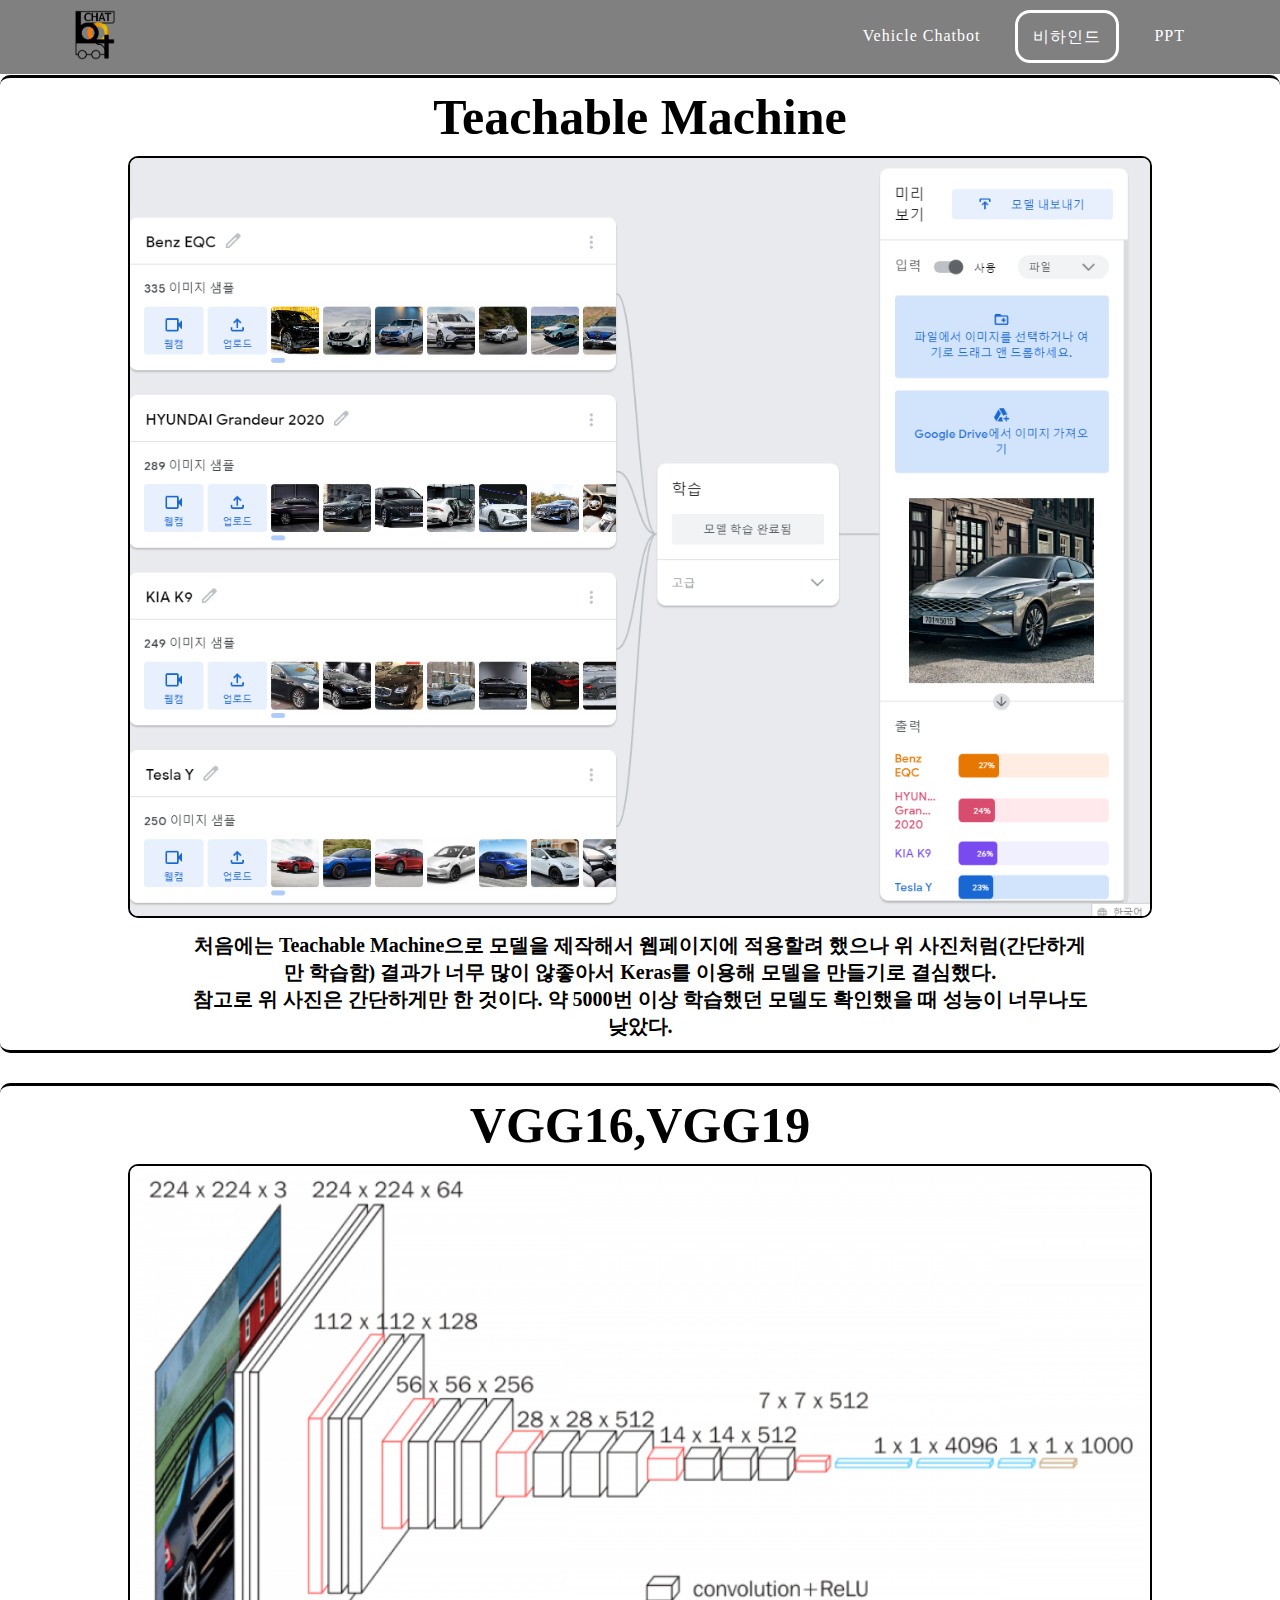
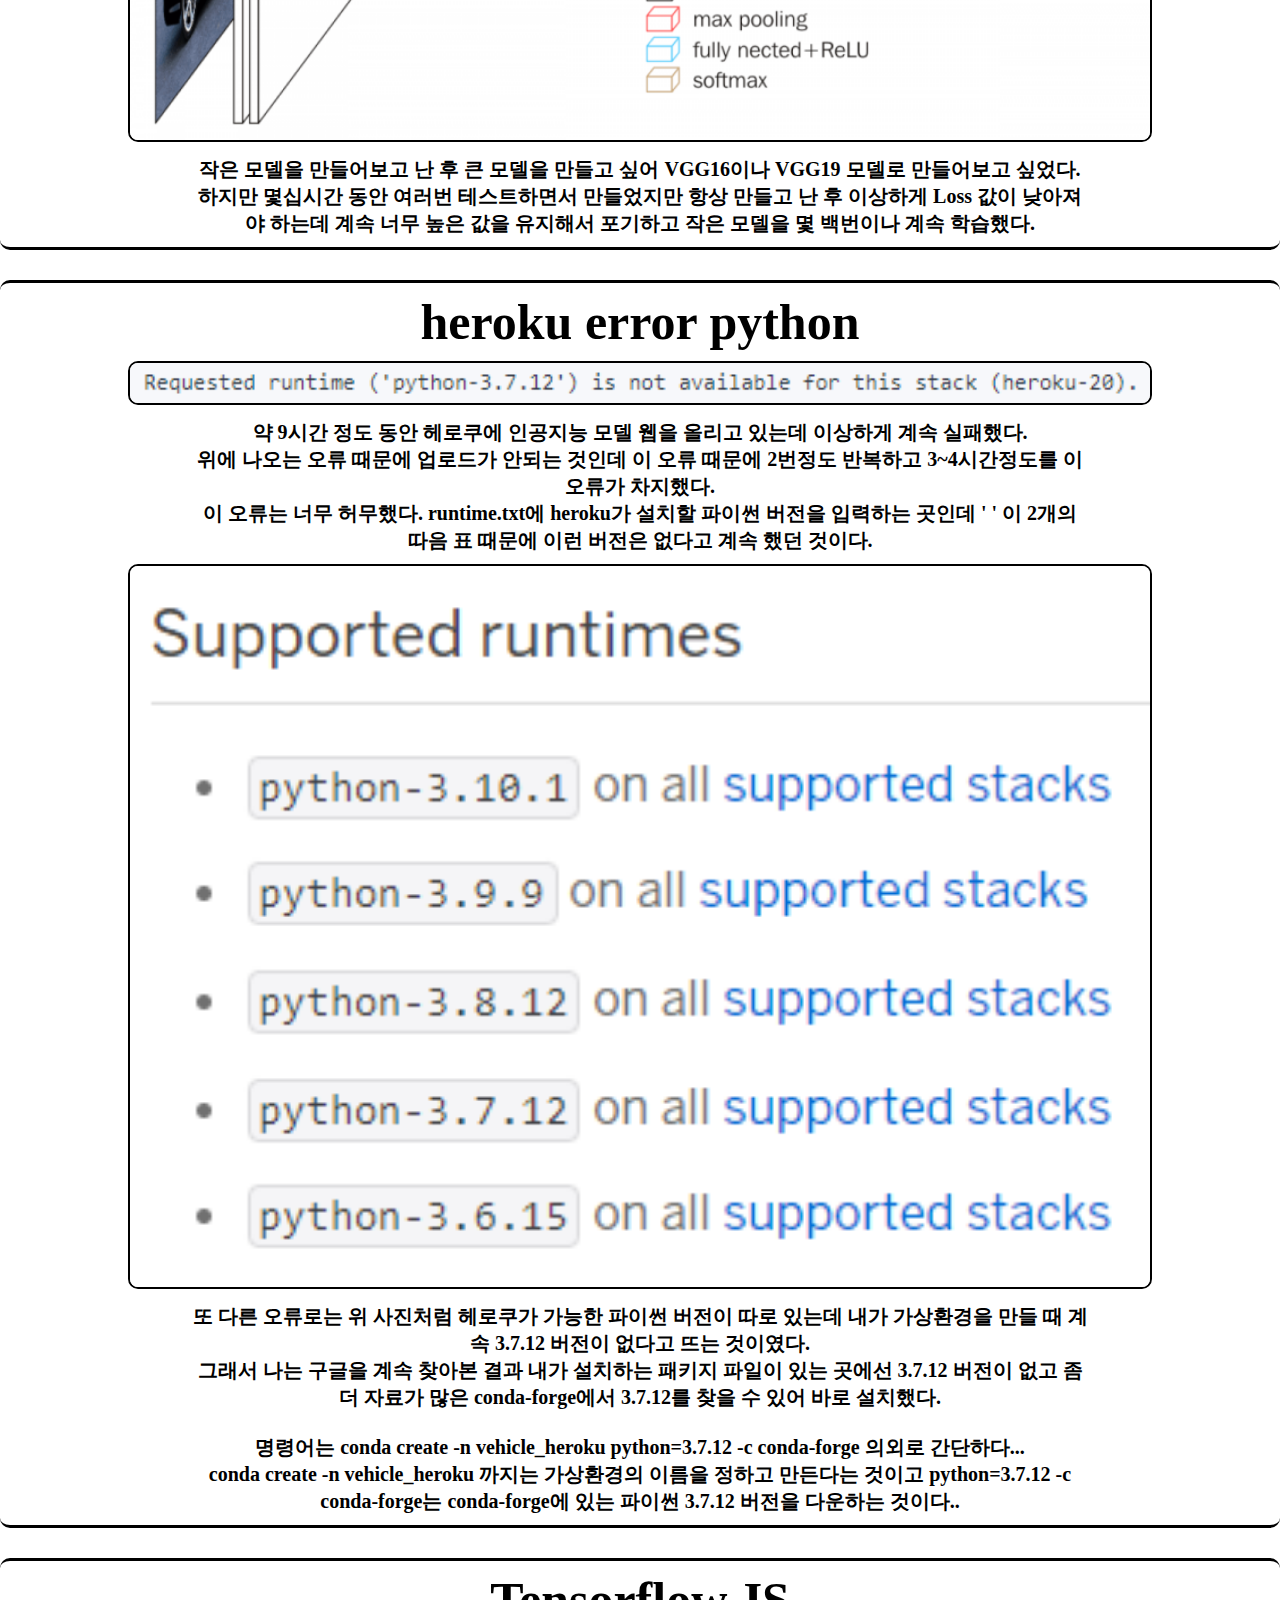
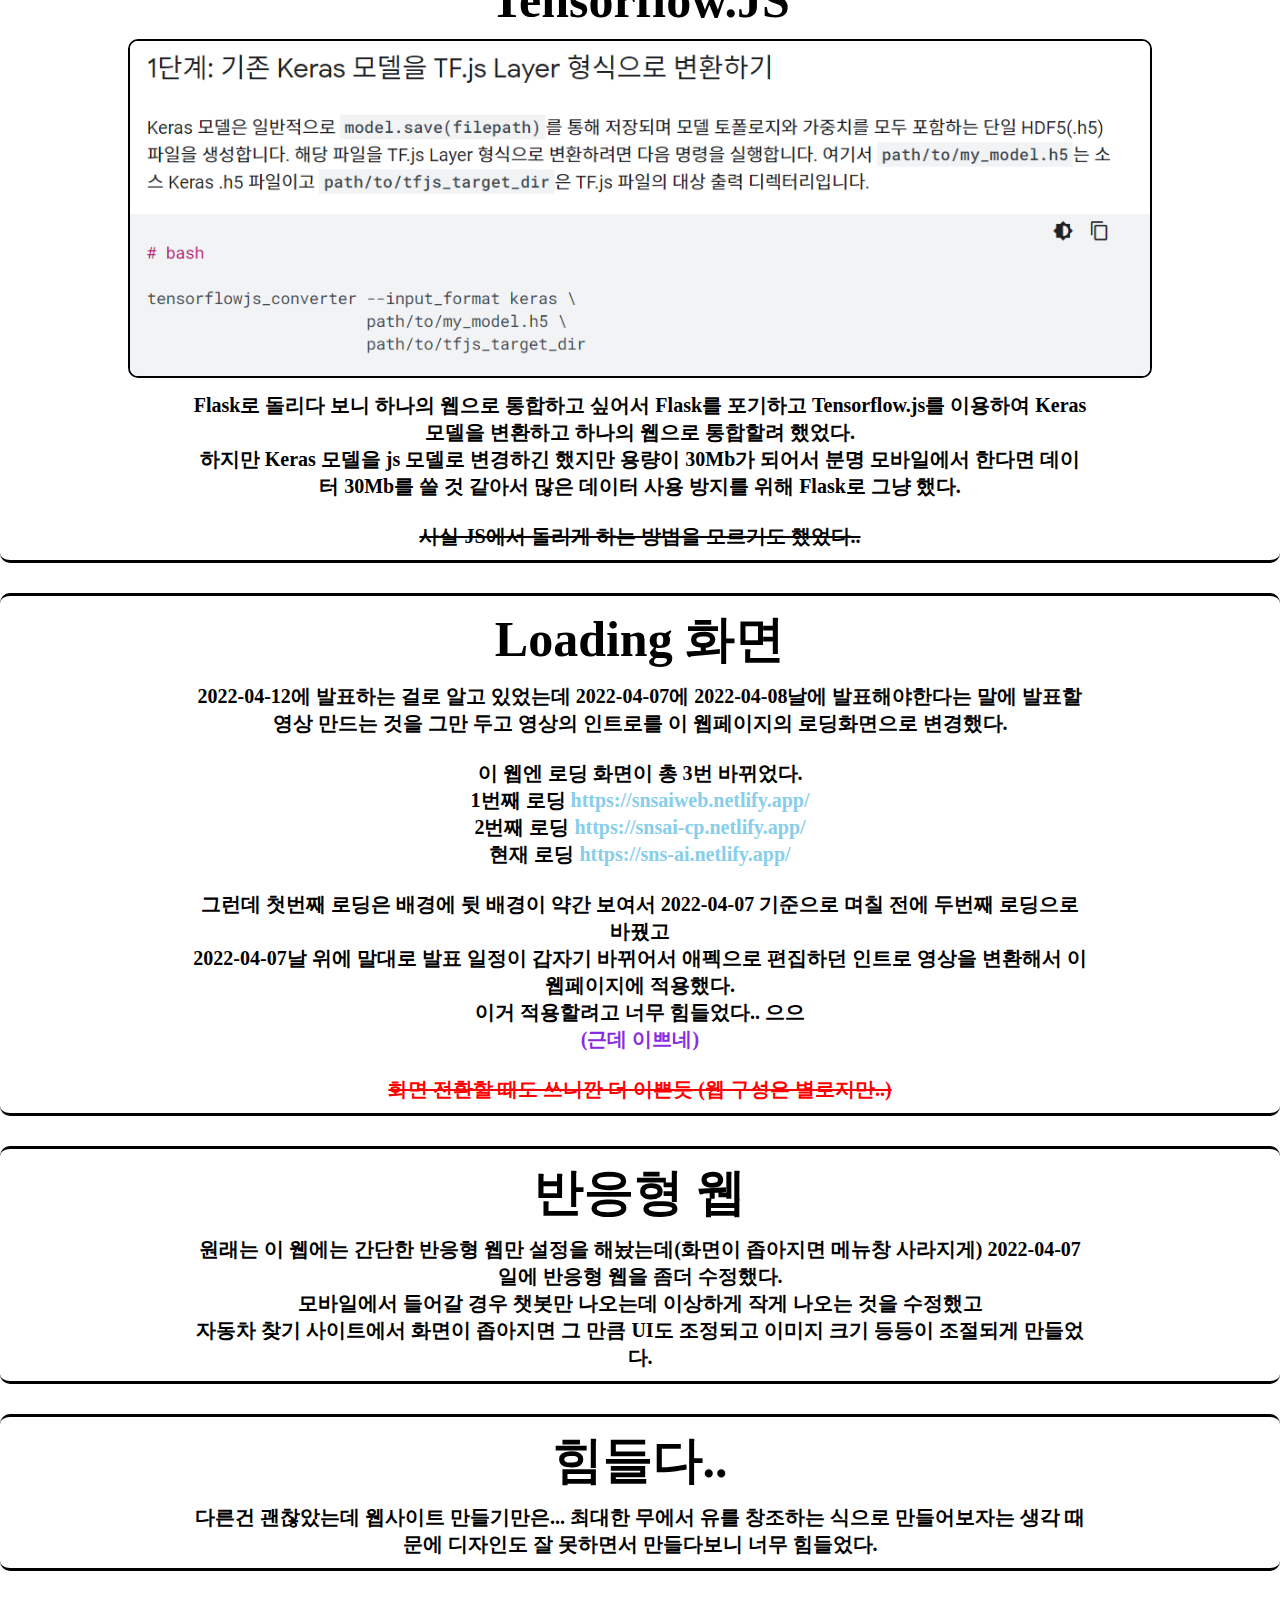
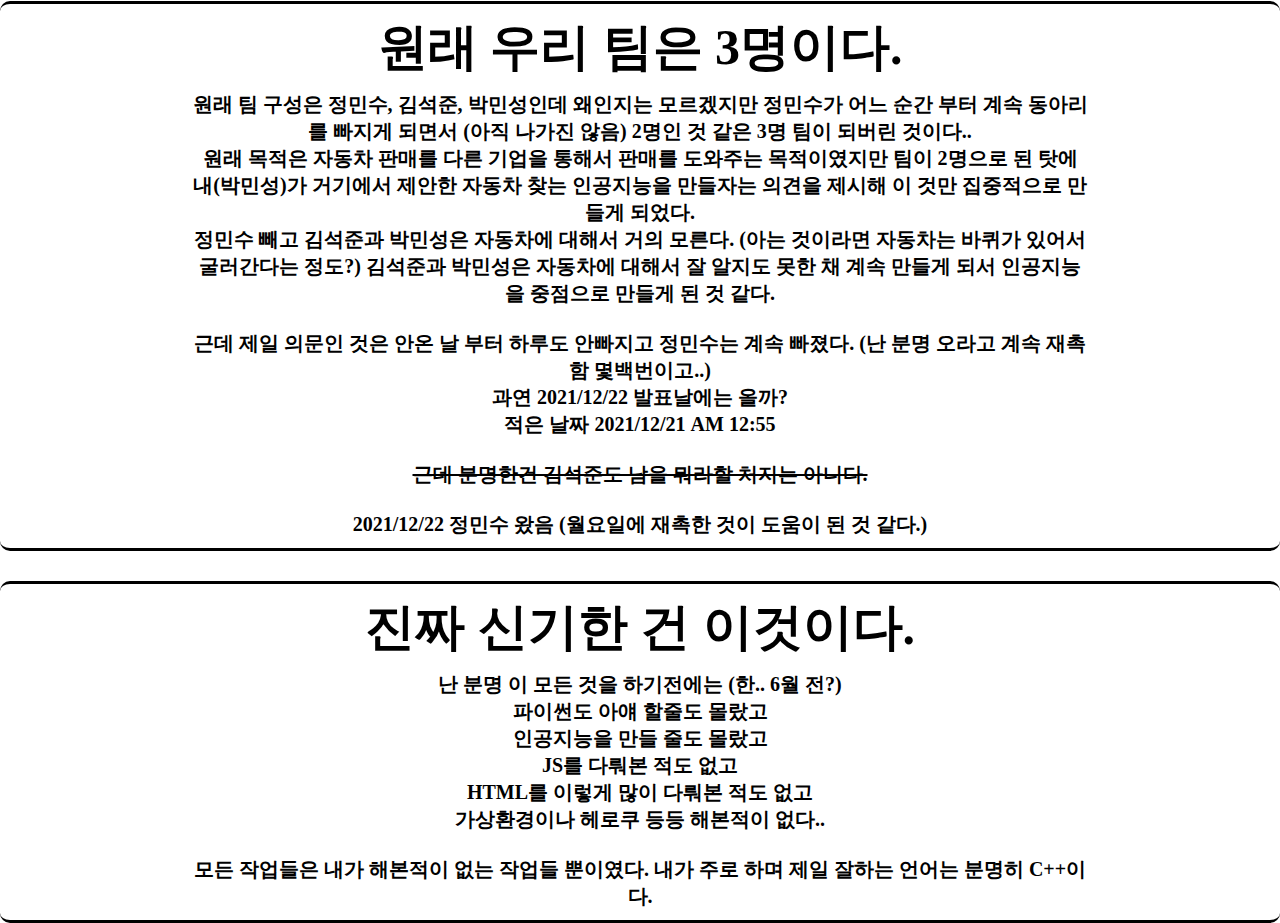
<file: MainWeb/html/behind.html>
<!DOCTYPE html>
<html lang="ko">
<head>
    <meta charset="UTF-8">
    <meta name="viewport" content="width=device-width, initial-scale=1.0, maximum-scale=1, minimum-scale=1">
    <title>SNSAI CHATBOT</title>
    <link rel="shortcut icon" type="image/x-icon" href="img/SNSAI_LOGO.png">
    <link rel="stylesheet" href="../styles/index-style.css">
    <link rel="stylesheet" href="../styles/imgtext.css">
</head>
<body>
    <div class="load">
        <div id="loading"></div>
    </div>

    <header>
        <a href="../index.html" class="logo"><img src="../img/LOGO.png" alt="Vehicle Chatbot Logo"></a>
        <ul class="nav">
            <li><a href="./Vehicle_Chatbot.html">Vehicle Chatbot</a></li>
            <li class="nowposline"><a href="./behind.html">비하인드</a></li>
            <li><a href="./ppt.html">PPT</a></li>
        </ul>
    </header>
    
    <div class="textdes">
        <section>
            <h1>
                <p>Teachable Machine</p>
            </h1>
            <img src="../img/behind/teachable.png" alt="">
            <h5>
                <p>
                    처음에는 Teachable Machine으로 모델을 제작해서 웹페이지에 적용할려 했으나 위 사진처럼(간단하게만 학습함) 결과가 너무 많이 않좋아서 Keras를 이용해 모델을 만들기로 결심했다.<br>
                    참고로 위 사진은 간단하게만 한 것이다. 약 5000번 이상 학습했던 모델도 확인했을 때 성능이 너무나도 낮았다.
                </p>
            </h5>
        </section>

        <section>
            <h1>
                <p>VGG16,VGG19</p>
            </h1>
            <img src="../img/behind/VGG16.png" alt="">
            <h5>
                <p>
                    작은 모델을 만들어보고 난 후 큰 모델을 만들고 싶어 VGG16이나 VGG19 모델로 만들어보고 싶었다. <br>
                    하지만 몇십시간 동안 여러번 테스트하면서 만들었지만 항상 만들고 난 후 이상하게 Loss 값이 낮아져야 하는데 계속 너무 높은 값을 유지해서 포기하고 작은 모델을 몇 백번이나 계속 학습했다.
                </p>
            </h5>
        </section>

        <section>
            <h1>
                <p>heroku error python</p>
            </h1>
            <img src="../img/behind/python error.png" alt="">
            <h5>
                <p>
                    약 9시간 정도 동안 헤로쿠에 인공지능 모델 웹을 올리고 있는데 이상하게 계속 실패했다. <br>
                    위에 나오는 오류 때문에 업로드가 안되는 것인데 이 오류 때문에 2번정도 반복하고 3~4시간정도를 이 오류가 차지했다. <br>
                    이 오류는 너무 허무했다. runtime.txt에 heroku가 설치할 파이썬 버전을 입력하는 곳인데 ' ' 이 2개의 따음 표 때문에 이런 버전은 없다고 계속 했던 것이다. <br>
                </p>
            </h5>
            <img src="../img/behind/python version error.png" alt="">
            <h5>
                <p>
                    또 다른 오류로는 위 사진처럼 헤로쿠가 가능한 파이썬 버전이 따로 있는데 내가 가상환경을 만들 때 계속 3.7.12 버전이 없다고 뜨는 것이였다. <br>
                    그래서 나는 구글을 계속 찾아본 결과 내가 설치하는 패키지 파일이 있는 곳에선 3.7.12 버전이 없고 좀더 자료가 많은 conda-forge에서 3.7.12를 찾을 수 있어 바로 설치했다. <br> <br>
                    명령어는 conda create -n vehicle_heroku python=3.7.12 -c conda-forge 의외로 간단하다... <br>
                    conda create -n vehicle_heroku 까지는 가상환경의 이름을 정하고 만든다는 것이고 python=3.7.12 -c conda-forge는 conda-forge에 있는 파이썬 3.7.12 버전을 다운하는 것이다..
                </p>
            </h5>
        </section>

        <section>
            <h1>
                <p>Tensorflow.JS</p>
            </h1>
            <img src="../img/behind/tensorflowjs.png" alt="">
            <h5>
                <p>
                    Flask로 돌리다 보니 하나의 웹으로 통합하고 싶어서 Flask를 포기하고 Tensorflow.js를 이용하여 Keras 모델을 변환하고 하나의 웹으로 통합할려 했었다. <br>
                    하지만 Keras 모델을 js 모델로 변경하긴 했지만 용량이 30Mb가 되어서 분명 모바일에서 한다면 데이터 30Mb를 쓸 것 같아서 많은 데이터 사용 방지를 위해 Flask로 그냥 했다. <br> <br>
                    <p style="text-decoration: line-through;">사실 JS에서 돌리게 하는 방법을 모르기도 했었다..</p>
                </p>
            </h5>
        </section>

        <section>
            <h1>
                <p>Loading 화면</p>
            </h1>
            <h5>
                <p>
                    2022-04-12에 발표하는 걸로 알고 있었는데 2022-04-07에 2022-04-08날에 발표해야한다는 말에 발표할 영상 만드는 것을 그만 두고 영상의 인트로를 이 웹페이지의 로딩화면으로 변경했다. <br> <br>
                    
                    이 웹엔 로딩 화면이 총 3번 바뀌었다. <br>
                    1번째 로딩 <a href="https://snsaiweb.netlify.app/" style="color: skyblue;">https://snsaiweb.netlify.app/</a>  <br>
                    2번째 로딩 <a href="https://snsai-cp.netlify.app/" style="color: skyblue;">https://snsai-cp.netlify.app/</a> <br>
                    현재 로딩 <a href="https://sns-ai.netlify.app/" style="color: skyblue;">https://sns-ai.netlify.app/</a> <br> <br>

                    그런데 첫번째 로딩은 배경에 뒷 배경이 약간 보여서 2022-04-07 기준으로 며칠 전에 두번째 로딩으로 바꿨고 <br>
                    2022-04-07날 위에 말대로 발표 일정이 갑자기 바뀌어서 애펙으로 편집하던 인트로 영상을 변환해서 이 웹페이지에 적용했다. <br>
                    이거 적용할려고 너무 힘들었다.. 으으 <p style="color: blueviolet;">(근데 이쁘네)</p> <br>
                    <p style="color: red; text-decoration: line-through;">화면 전환할 때도 쓰니깐 더 이쁜듯 (웹 구성은 별로지만..)</p>
                    
                </p>
            </h5>
        </section>

        <section>
            <h1>
                <p>반응형 웹</p>
            </h1>
            <h5>
                <p>
                    원래는 이 웹에는 간단한 반응형 웹만 설정을 해놨는데(화면이 좁아지면 메뉴창 사라지게) 2022-04-07일에 반응형 웹을 좀더 수정했다. <br>
                    모바일에서 들어갈 경우 챗봇만 나오는데 이상하게 작게 나오는 것을 수정했고 <br>
                    자동차 찾기 사이트에서 화면이 좁아지면 그 만큼 UI도 조정되고 이미지 크기 등등이 조절되게 만들었다. <br>
                </p>
            </h5>
        </section>

        <section>
            <h1>
                <p>힘들다..</p>
            </h1>
            <h5>
                <p>
                    다른건 괜찮았는데 웹사이트 만들기만은... 최대한 무에서 유를 창조하는 식으로 만들어보자는 생각 때문에 디자인도 잘 못하면서 만들다보니 너무 힘들었다.
                </p>
            </h5>
        </section>

        <section>
            <h1>
                <p>원래 우리 팀은 3명이다.</p>
            </h1>
            <h5>
                <p>
                    원래 팀 구성은 정민수, 김석준, 박민성인데 왜인지는 모르겠지만 정민수가 어느 순간 부터 계속 동아리를 빠지게 되면서 (아직 나가진 않음) 2명인 것 같은 3명 팀이 되버린 것이다.. <br>
                    원래 목적은 자동차 판매를 다른 기업을 통해서 판매를 도와주는 목적이였지만 팀이 2명으로 된 탓에 내(박민성)가 거기에서 제안한 자동차 찾는 인공지능을 만들자는 의견을 제시해 이 것만 집중적으로 만들게 되었다. <br>
                    정민수 빼고 김석준과 박민성은 자동차에 대해서 거의 모른다. (아는 것이라면 자동차는 바퀴가 있어서 굴러간다는 정도?) 김석준과 박민성은 자동차에 대해서 잘 알지도 못한 채 계속 만들게 되서 인공지능을 중점으로 만들게 된 것 같다. <br> <br>
                    근데 제일 의문인 것은 안온 날 부터 하루도 안빠지고 정민수는 계속 빠졌다. (난 분명 오라고 계속 재촉함 몇백번이고..) <br>
                    과연 2021/12/22 발표날에는 올까? <br>
                    적은 날짜 2021/12/21 AM 12:55<br> <br>
                    <p style="text-decoration: line-through;">근데 분명한건 김석준도 남을 뭐라할 처지는 아니다.</p> <br> 
                    2021/12/22 정민수 왔음 (월요일에 재촉한 것이 도움이 된 것 같다.)
                </p>
            </h5>
        </section>

        <section>
            <h1>
                <p>진짜 신기한 건 이것이다.</p>
            </h1>
            <h5>
                <p>
                    난 분명 이 모든 것을 하기전에는 (한.. 6월 전?) <br>
                    파이썬도 아얘 할줄도 몰랐고<br>
                    인공지능을 만들 줄도 몰랐고<br>
                    JS를 다뤄본 적도 없고<br>
                    HTML를 이렇게 많이 다뤄본 적도 없고<br>
                    가상환경이나 헤로쿠 등등 해본적이 없다..<br> <br>
                    모든 작업들은 내가 해본적이 없는 작업들 뿐이였다. 내가 주로 하며 제일 잘하는 언어는 분명히 C++이다.
                </p>
            </h5>
        </section>
    </div>

    <script src="https://code.jquery.com/jquery-3.6.0.min.js"></script>
    <script src="../scripts/common.js"></script>
    <script src="../scripts/chatbot.js"></script>
    <script src="../scripts/lottie.js"></script>
    <script src="../scripts/script.js"></script>
</body>
</html>
</file>
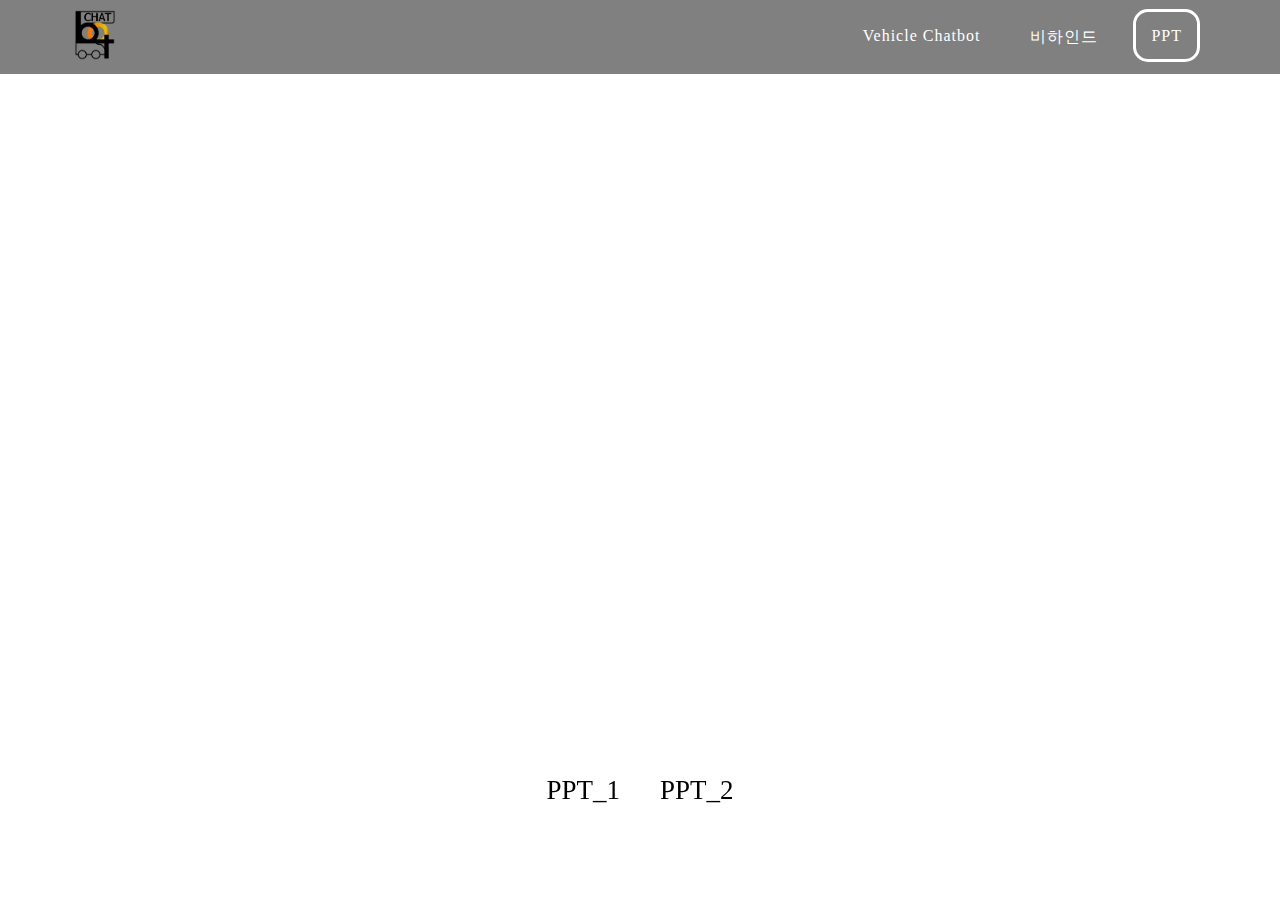
<file: MainWeb/html/ppt.html>
<!DOCTYPE html>
<html lang="ko">
<head>
    <meta charset="UTF-8">
    <meta name="viewport" content="width=device-width, initial-scale=1.0, maximum-scale=1, minimum-scale=1">
    <title>SNSAI CHATBOT</title>
    <link rel="shortcut icon" type="image/x-icon" href="img/SNSAI_LOGO.png">
    <link rel="stylesheet" href="../styles/index-style.css">
    <link rel="stylesheet" href="../styles/imgtext.css">
</head>
<body>
    <div class="load">
        <div id="loading"></div>
    </div>

    <header>
        <a href="../index.html" class="logo"><img src="../img/LOGO.png" alt="Vehicle Chatbot Logo"></a>
        <ul class="nav">
            <li><a href="./Vehicle_Chatbot.html">Vehicle Chatbot</a></li>
            <li><a href="./behind.html">비하인드</a></li>
            <li class="nowposline"><a href="./ppt.html">PPT</a></li>
        </ul>
    </header>
    
    <div class="iframeppt">
        <iframe name="iframe_ppt" src="https://docs.google.com/presentation/d/e/2PACX-1vQKhMhWX5_HXuYZlZJWCfkE08S-ka208WpAk8C9_UDBGyEBaZLBrL96IpEF3ug6uExJ3Ckxf1WOQOUn/embed?start=true&loop=true&delayms=5000" frameborder="0" width="100%" height="100%" allowfullscreen="true" mozallowfullscreen="true" webkitallowfullscreen="true" title="9월 29일에 발표한 구글 프레젠테이션 자료"></iframe>
        <ul class="pptul">
            <li>
                <a href="https://docs.google.com/presentation/d/e/2PACX-1vQKhMhWX5_HXuYZlZJWCfkE08S-ka208WpAk8C9_UDBGyEBaZLBrL96IpEF3ug6uExJ3Ckxf1WOQOUn/embed?start=true&loop=true&delayms=5000" target="iframe_ppt" title="2020년 9월 29일에 발표한 구글 프레젠테이션 자료">PPT_1</a>
            </li>
            <li>
                <a href="https://docs.google.com/presentation/d/e/2PACX-1vSiOQ2uKQp_7dZqZKXPI5sy4yV2RYH40oHdB9ojGOZFIvAyMzYOZjnOPHgXKk7qyHWH164_r08QwXu5/embed?start=true&loop=true&delayms=5000" target="iframe_ppt" title="2021년 12월 22일에 발표한 구글 프레젠테이션 자료">PPT_2</a>
            </li>
        </ul>
    </div>

    <script src="https://code.jquery.com/jquery-3.6.0.min.js"></script>
    <script src="../scripts/common.js"></script>
    <script src="../scripts/chatbot.js"></script>
    <script src="../scripts/lottie.js"></script>
    <script src="../scripts/script.js"></script>
</body>
</html>
</file>
<file: MainWeb/styles/index-style.css>
@import url("../styles/RIXtext.css");

* {
    margin: 0;
    padding: 0;
    box-sizing: border-box;
}

body {
    min-width: 100px;
}

ul {
    list-style: none;
}

a {
    text-decoration: none;
    color: black;
}

header {
    position: fixed;
    top: 0;
    left: 0;
    width: 100%;
    height: 74px;
    display: flex;
    justify-content: space-between;
    align-items: center;
    padding: 10px 70px;
    z-index: 1;
    background-color: gray;
}

header .logo img {
    position: relative;
    width: 50px;
}

header .nav {
    display: flex;
    justify-content: center;
    flex-wrap: wrap;
    margin: 10px 0;
}

header .nav li {
    list-style: none;
    margin: 0 10px;
}

header .nav li a {
    color: white;
    text-decoration: none;
    letter-spacing: 1px;
    padding: 15px;
    border-radius: 15px;
}

header .nav li a:hover {
    background-color: black;
}

.nowposline > a {
    border: 3px solid white;
}

.load {
    width: 100%;
    height: 100%;
    overflow: hidden;
    position: fixed;
    z-index: 2;
    pointer-events: none;
    background-color: rgba(0, 0, 0, 1);
    opacity: 0;
    animation: intro 1s;
}

#loading {
    position: relative;
    top: 50%;
    transform: translateY(-50%);
}

@keyframes intro {
    0% {
        opacity: 1;
    }

    50% {
        opacity: 1;
    }

    100% {
        opacity: 0;
    }
}

@media (max-width: 600px) {
    .nav {
        visibility: hidden;
    }

    .pptul {
        opacity: 0;
    }
}

/* 3D Model */
#lazy-load-poster {
    position: absolute;
    left: 0;
    right: 0;
    top: 0;
    bottom: 0;
    background-size: contain;
    background-repeat: no-repeat;
    background-position: center;
}

#button-load {
    background-color: #000;
    color: white;
    cursor: pointer;
    border-radius: 6px;
    display: inline-block;
    padding: 10px;
    font-weight: 500;
    box-shadow: 0 0 8px rgba(0,0,0,.2), 0 0 4px rgba(0,0,0,.25);
    position: absolute;
    left: 50%;
    top: 50%;
    transform: translate3d(-50%, -50%, 0);
    z-index: 100;
    align-items: center;
}

/* PPT 표시 */
.iframeppt {
    position: absolute;
    width: 80%;
    height: 80%;
    left: 50%;
    top: 50%;
    transform: translate(-50%, -50%);
    border-radius: 25px;
    overflow: hidden;
}

.pptul {
    height: 35px;
    position: absolute;
    display: flex;
    left: 50%;
    bottom: 0;
    transform: translate(-50%);
    overflow: hidden;
}

.pptul a {
    font-size: 27px;
    padding: 0 20px;
}

.pptul a:hover {
    background-color: black;
    color: white;
}

.pptul h1 {
    margin: 0 30px;
    font-size: 27px;
}

.maintitle {
    position: absolute;
    color: black;
    font-size: 100px;
    bottom: 10%;
    left: 50%;
    transform: translate(-50%, -50%);
    font-family: rixyeoljeongdoregular;
    z-index: -1;
}
</file>
<file: MainWeb/styles/imgtext.css>
.textdes {
    padding-top: 45px;
    text-align: center;
}

.textdes > section {
    margin-top: 30px;
    border-radius: 10px;
    border-top: 3px solid black;
    border-bottom: 3px solid black;
}

.textdes > section > h1 {
    margin: 10px auto;
    width: 50%;
    font-size: 50px;
}

.textdes > section > img {
    width: 80%;
    object-fit: cover;
    border-radius: 10px;
    border: 2px solid black;
}

.textdes > section > h5 {
    margin: 10px auto;
    width: 70%;
    font-size: 20px;
}
</file>
